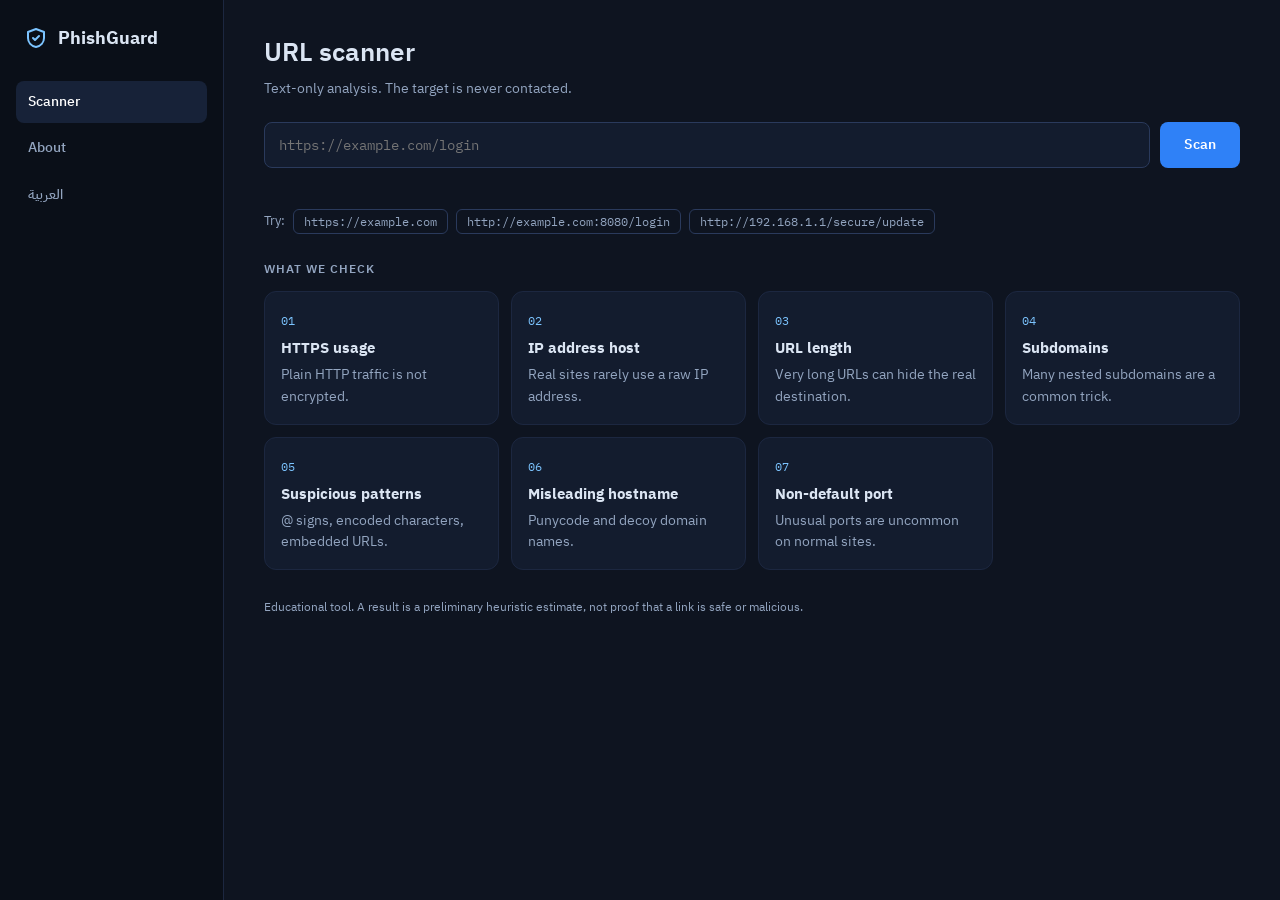
<file: frontend/index.html>
<!doctype html>
<html lang="en"><head>
<meta charset="utf-8"><meta name="viewport" content="width=device-width,initial-scale=1">
<link rel="preconnect" href="https://fonts.googleapis.com"><link rel="preconnect" href="https://fonts.gstatic.com" crossorigin>
<link href="https://fonts.googleapis.com/css2?family=IBM+Plex+Mono:wght@400;500&family=IBM+Plex+Sans+Arabic:wght@400;500;600;700&display=swap" rel="stylesheet">
<link rel="stylesheet" href="css/style.css">
<title>PhishGuard – URL Scanner</title>
<meta name="description" content="Check a URL for basic phishing risk indicators.">
</head>
<body data-page="home">
<div class="shell">
  <aside class="sidebar" id="sidebar"></aside>
  <main class="content">
    <h1 data-i18n="page_title"></h1>
    <p class="sub" data-i18n="page_sub"></p>
    <form class="scan-form" id="scanForm" novalidate>
        <label for="urlInput" class="sr-only" data-i18n="input_label"></label>
        <input id="urlInput" type="text" inputmode="url" autocomplete="off" spellcheck="false" maxlength="2048" placeholder="https://example.com/login">
        <button class="btn" type="submit" data-i18n="scan_short"></button>
      </form>
      <p class="field-error" id="fieldError" role="alert"></p>
    <div class="chips"><span data-i18n="try_examples"></span>
      <button type="button" class="chip" data-url="https://example.com">https://example.com</button>
      <button type="button" class="chip" data-url="http://example.com:8080/login">http://example.com:8080/login</button>
      <button type="button" class="chip" data-url="http://192.168.1.1/secure/update">http://192.168.1.1/secure/update</button>
    </div>

    <section id="recentBox" hidden>
      <div class="section-head"><h2 data-i18n="recent_title"></h2><button class="link-btn" id="clearHistory" type="button" data-i18n="clear"></button></div>
      <div class="table" style="margin-bottom:26px"><ul class="recent" id="recentList"></ul></div>
    </section>

    <section>
      <h2 data-i18n="what_title"></h2>
      <div class="checks-grid">
        <div class="check-card"><span class="num">01</span><h3 data-i18n="c1_t"></h3><p data-i18n="c1_d"></p></div>
        <div class="check-card"><span class="num">02</span><h3 data-i18n="c2_t"></h3><p data-i18n="c2_d"></p></div>
        <div class="check-card"><span class="num">03</span><h3 data-i18n="c3_t"></h3><p data-i18n="c3_d"></p></div>
        <div class="check-card"><span class="num">04</span><h3 data-i18n="c4_t"></h3><p data-i18n="c4_d"></p></div>
        <div class="check-card"><span class="num">05</span><h3 data-i18n="c5_t"></h3><p data-i18n="c5_d"></p></div>
        <div class="check-card"><span class="num">06</span><h3 data-i18n="c6_t"></h3><p data-i18n="c6_d"></p></div>
        <div class="check-card"><span class="num">07</span><h3 data-i18n="c7_t"></h3><p data-i18n="c7_d"></p></div>
      </div>
    </section>
    <p class="disclaimer" data-i18n="disclaimer"></p>
  </main>
</div>
<script src="js/config.js"></script><script src="js/i18n.js"></script><script src="js/app.js"></script>
</body></html>
</file>
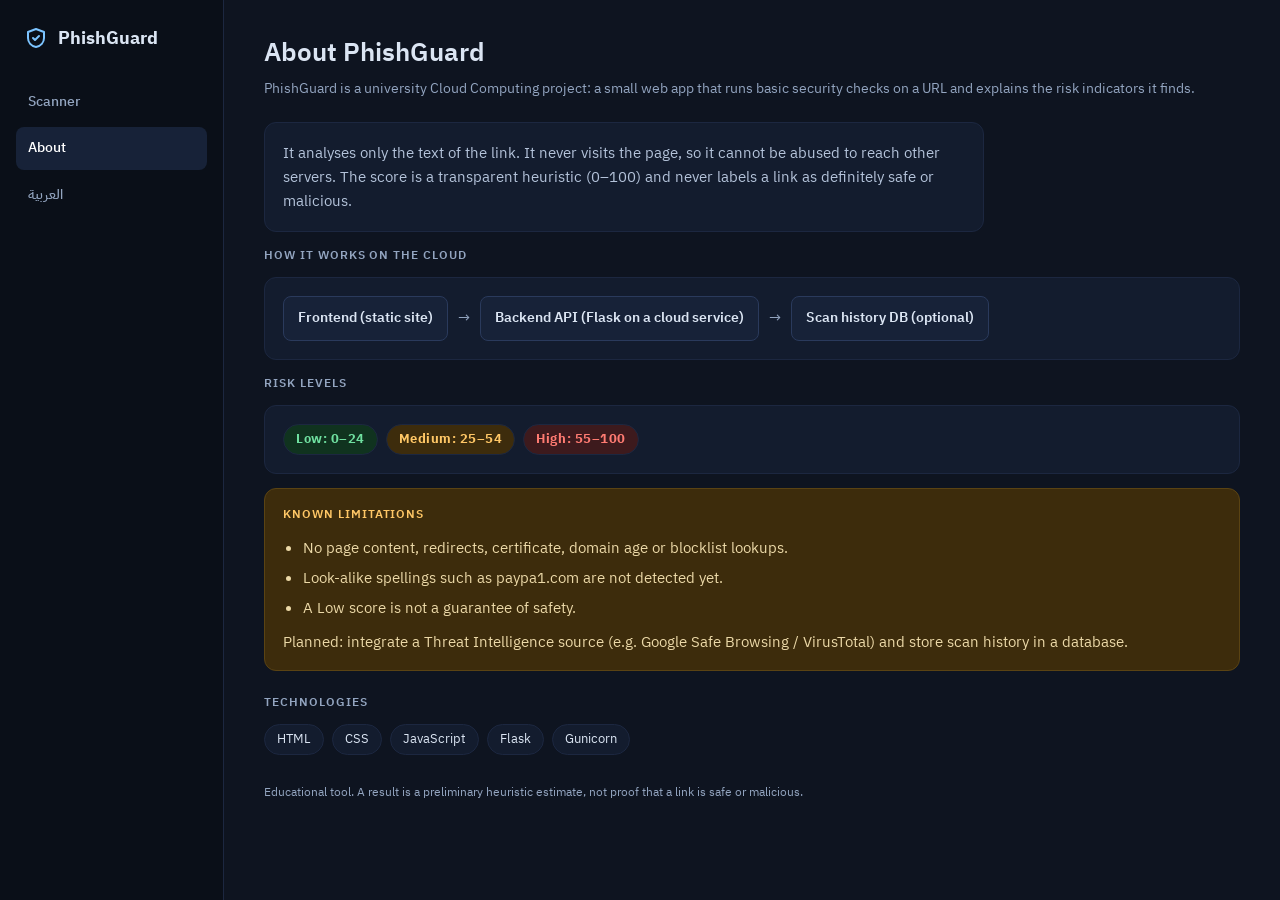
<file: frontend/about.html>
<!doctype html>
<html lang="en"><head>
<meta charset="utf-8"><meta name="viewport" content="width=device-width,initial-scale=1">
<link rel="preconnect" href="https://fonts.googleapis.com"><link rel="preconnect" href="https://fonts.gstatic.com" crossorigin>
<link href="https://fonts.googleapis.com/css2?family=IBM+Plex+Mono:wght@400;500&family=IBM+Plex+Sans+Arabic:wght@400;500;600;700&display=swap" rel="stylesheet">
<link rel="stylesheet" href="css/style.css">
<title>About – PhishGuard</title>
</head>
<body data-page="about">
<div class="shell">
  <aside class="sidebar" id="sidebar"></aside>
  <main class="content">
    <h1 data-i18n="about_title"></h1>
    <p class="sub" data-i18n="about_p1"></p>
    <div class="panel prose"><p data-i18n="about_p2"></p></div>
    <h2 data-i18n="about_arch"></h2>
    <div class="panel"><div class="arch"><span class="node" data-i18n="n_front"></span><span class="arrow">→</span><span class="node" data-i18n="n_api"></span><span class="arrow">→</span><span class="node" data-i18n="n_db"></span></div></div>
    <h2 data-i18n="about_levels"></h2>
    <div class="panel"><div class="tags"><span class="pill none" data-i18n="lv_low"></span><span class="pill medium" data-i18n="lv_med"></span><span class="pill high" data-i18n="lv_high"></span></div></div>
    <div class="notice"><h2 data-i18n="about_limits"></h2>
      <ul class="bullets"><li data-i18n="lim1"></li><li data-i18n="lim2"></li><li data-i18n="lim3"></li></ul>
      <p style="margin:10px 0 0;color:#ecd9a8" data-i18n="about_future"></p></div>
    <h2 style="margin-top:22px" data-i18n="about_tech"></h2>
    <div class="tags"><span>HTML</span><span>CSS</span><span>JavaScript</span><span>Flask</span><span>Gunicorn</span></div>
    <p class="disclaimer" data-i18n="disclaimer"></p>
  </main>
</div>
<script src="js/config.js"></script><script src="js/i18n.js"></script><script src="js/app.js"></script>
</body></html>
</file>
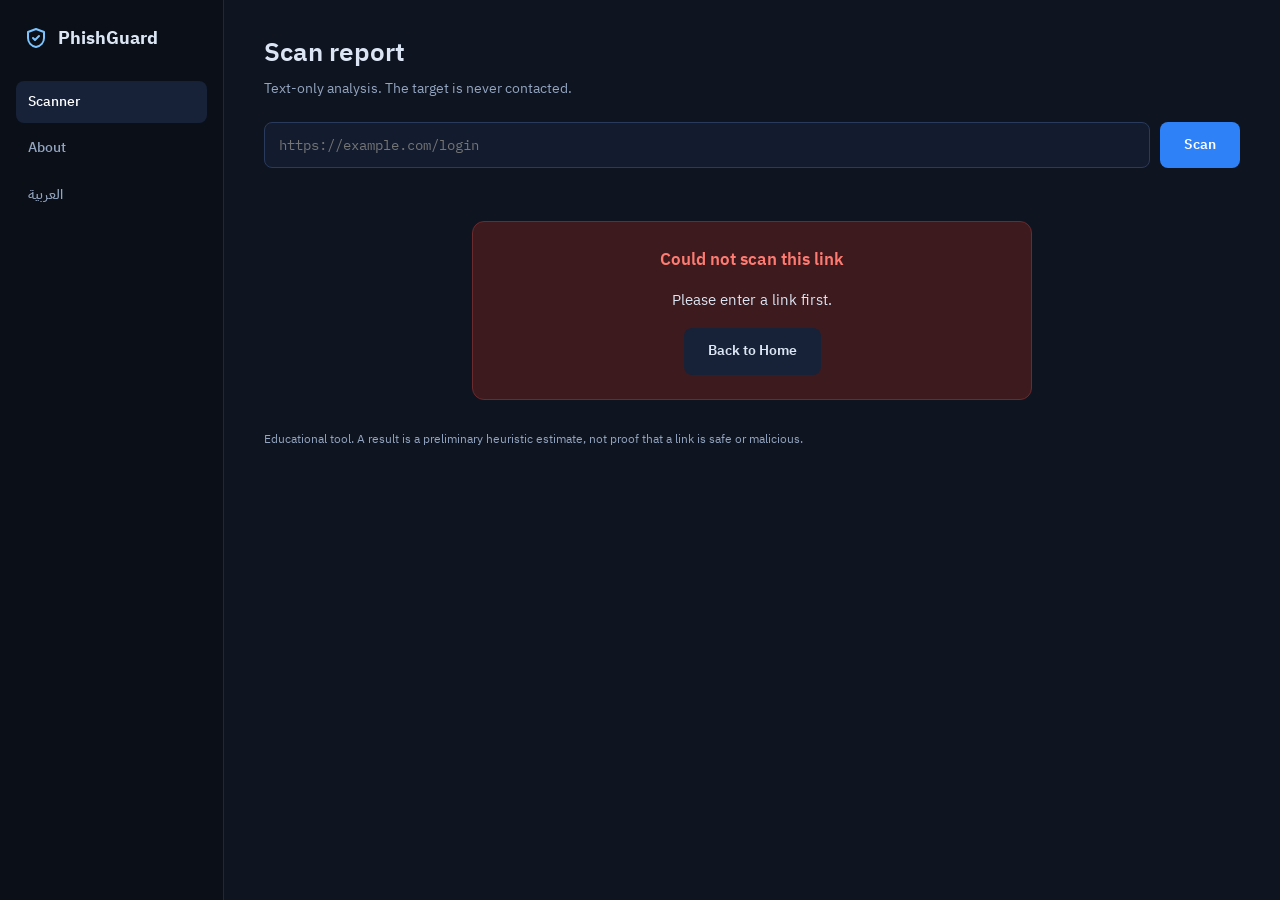
<file: frontend/results.html>
<!doctype html>
<html lang="en"><head>
<meta charset="utf-8"><meta name="viewport" content="width=device-width,initial-scale=1">
<link rel="preconnect" href="https://fonts.googleapis.com"><link rel="preconnect" href="https://fonts.gstatic.com" crossorigin>
<link href="https://fonts.googleapis.com/css2?family=IBM+Plex+Mono:wght@400;500&family=IBM+Plex+Sans+Arabic:wght@400;500;600;700&display=swap" rel="stylesheet">
<link rel="stylesheet" href="css/style.css">
<title>Scan Results – PhishGuard</title>
<meta name="robots" content="noindex">
</head>
<body data-page="results">
<div class="shell">
  <aside class="sidebar" id="sidebar"></aside>
  <main class="content">
    <h1 data-i18n="res_title"></h1>
    <p class="sub" data-i18n="page_sub"></p>
    <form class="scan-form" id="scanForm" novalidate>
        <label for="urlInput" class="sr-only" data-i18n="input_label"></label>
        <input id="urlInput" type="text" inputmode="url" autocomplete="off" spellcheck="false" maxlength="2048" placeholder="https://example.com/login">
        <button class="btn" type="submit" data-i18n="scan_short"></button>
      </form>
      <p class="field-error" id="fieldError" role="alert"></p>
    <div id="resultRoot" aria-live="polite"></div>
    <p class="disclaimer" data-i18n="disclaimer"></p>
  </main>
</div>
<script src="js/config.js"></script><script src="js/i18n.js"></script><script src="js/app.js"></script>
</body></html>
</file>
<file: frontend/css/style.css>
:root{
  color-scheme:dark;
  --bg:#0e1420; --side:#0a0f18; --panel:#131c2e; --panel-2:#172238; --line:#1c2740; --line-2:#2a3a5c;
  --ink:#dbe5f3; --mute:#93a5c0; --soft:#b4c3da; --accent:#2f81f7; --accent-ink:#7cc4ff;
  --high:#ff7b72; --high-bg:#3d1a1d; --med:#ffc766; --med-bg:#3d2c0c; --low:#7cc4ff; --low-bg:#13304d; --ok:#6fe0a0; --ok-bg:#10331f;
  --font:"IBM Plex Sans Arabic","IBM Plex Sans",system-ui,-apple-system,"Segoe UI",Tahoma,sans-serif;
  --mono:"IBM Plex Mono",ui-monospace,Consolas,monospace;
}
*{box-sizing:border-box}
html{scroll-behavior:smooth}
body{margin:0;background:var(--bg);color:var(--ink);font-family:var(--font);line-height:1.6;font-size:15px}
a{color:var(--accent-ink)} a:hover{color:#fff}
.shell{display:flex;min-height:100vh}

/* sidebar */
.sidebar{flex:0 0 224px;background:var(--side);border-inline-end:1px solid var(--line);padding:24px 16px;position:sticky;top:0;height:100vh;align-self:flex-start}
.brand{display:flex;align-items:center;gap:10px;font-weight:700;font-size:18px;color:var(--ink);text-decoration:none;padding:0 8px;margin-bottom:28px}
.brand svg{width:24px;height:24px;color:var(--accent-ink)}
.side-nav{display:flex;flex-direction:column;gap:4px;font-size:14px;font-weight:500}
.side-nav a,.lang-btn{display:block;text-decoration:none;color:var(--mute);padding:10px 12px;border-radius:8px;text-align:start}
.side-nav a:hover,.lang-btn:hover{background:var(--panel);color:#fff}
.side-nav a[aria-current="page"]{background:var(--panel-2);color:#fff}
.lang-btn{font:inherit;font-weight:500;background:none;border:0;cursor:pointer;width:100%}

/* content */
.content{flex:1 1 0;min-width:0;padding:32px 40px 48px;max-width:1100px}
h1{margin:0 0 4px;font-size:26px;font-weight:600}
h2{margin:0 0 12px;font-size:12px;font-weight:600;color:var(--mute);text-transform:uppercase;letter-spacing:.08em}
.sub{margin:0 0 22px;color:var(--mute);font-size:14px}
.panel{background:var(--panel);border:1px solid var(--line);border-radius:12px;padding:18px;margin-bottom:14px}

/* scan form */
.scan-form{display:flex;flex-wrap:wrap;gap:10px;margin-bottom:6px}
.scan-form input{flex:1 1 320px;min-width:0;background:var(--panel);border:1px solid var(--line-2);border-radius:8px;color:var(--ink);font-family:var(--mono);font-size:14px;padding:12px 14px;direction:ltr;text-align:left}
.scan-form input:focus{outline:2px solid var(--accent);outline-offset:1px}
.btn{font:inherit;font-weight:600;font-size:14px;border:0;border-radius:8px;padding:12px 24px;background:var(--accent);color:#fff;cursor:pointer;min-height:44px;text-decoration:none;display:inline-block;text-align:center}
.btn:hover{filter:brightness(1.12)} .btn.ghost{background:var(--panel-2);color:var(--ink)}
.field-error{color:var(--high);font-size:13px;min-height:1.3em;margin:0 0 18px}
.chips{display:flex;flex-wrap:wrap;gap:8px;align-items:center;margin:0 0 26px;font-size:13px;color:var(--mute)}
.chip{font-family:var(--mono);font-size:12px;border:1px solid var(--line-2);background:transparent;color:var(--mute);border-radius:6px;padding:4px 10px;cursor:pointer;direction:ltr}
.chip:hover{border-color:var(--accent);color:#fff}

/* kpis */
.kpis{display:grid;grid-template-columns:repeat(4,minmax(0,1fr));gap:14px;margin-bottom:14px}
.kpi{background:var(--panel);border:1px solid var(--line);border-radius:12px;padding:18px}
.kpi .l{font-size:12px;color:var(--mute);text-transform:uppercase;letter-spacing:.08em;margin-bottom:6px}
.kpi .v{font-size:34px;font-weight:700;line-height:1.1}
.kpi .v small{font-size:15px;color:var(--mute);font-weight:500}
.kpi .v.mono{font-family:var(--mono);font-size:28px}
.c-high{color:var(--high)} .c-medium{color:var(--med)} .c-low{color:var(--ok)}
.target{font-family:var(--mono);font-size:13px;background:var(--bg);border:1px solid var(--line);border-radius:8px;padding:10px 12px;overflow-wrap:anywhere;direction:ltr;text-align:left;margin:0 0 12px}
.panel p{margin:0 0 8px;color:var(--soft)} .panel p:last-child{margin-bottom:0}

/* breakdown bar */
.bar{display:flex;height:20px;border-radius:6px;overflow:hidden;gap:2px;direction:ltr}
.bar i{display:block;min-width:2px}
.bar .rest{background:var(--line)}
.legend{margin:10px 0 0;font-size:13px;color:var(--mute)}

/* table */
.table{background:var(--panel);border:1px solid var(--line);border-radius:12px;overflow:hidden;margin-bottom:14px}
.tr{display:grid;grid-template-columns:104px minmax(0,2fr) minmax(0,4.5fr) 56px;gap:16px;padding:14px 18px;border-bottom:1px solid var(--line);align-items:start;font-size:14px}
.tr:last-child{border-bottom:0}
.tr.th{font-size:12px;color:var(--mute);text-transform:uppercase;letter-spacing:.08em;align-items:center;padding-block:12px}
.tr .t{font-weight:600}
.tr .f{color:var(--soft);line-height:1.55}
.tr .f .rec{display:block;margin-top:6px;color:var(--ink);background:var(--panel-2);border-radius:6px;padding:6px 10px;font-size:13px}
.tr .f .lim{display:block;margin-top:6px;color:var(--mute);font-size:12.5px;font-style:italic}
.tr .p{text-align:end;font-family:var(--mono)}
.pill{display:inline-block;font-size:11.5px;font-weight:700;letter-spacing:.04em;padding:3px 10px;border-radius:999px;text-align:center}
.pill.high{background:var(--high-bg);color:var(--high)} .pill.medium{background:var(--med-bg);color:var(--med)} .pill.low{background:var(--low-bg);color:var(--low)} .pill.none{background:var(--ok-bg);color:var(--ok)}

.cols{display:grid;grid-template-columns:1fr 1fr;gap:14px}
.bullets{margin:0;padding-inline-start:20px;color:var(--soft)} .bullets li{margin:6px 0}
table.kv{width:100%;border-collapse:collapse;font-size:13.5px}
table.kv td{padding:7px 0;border-bottom:1px solid var(--line)} table.kv tr:last-child td{border-bottom:0}
table.kv td:first-child{color:var(--mute);width:38%}
table.kv td:last-child{font-family:var(--mono);direction:ltr;text-align:start;overflow-wrap:anywhere}
.notice{background:var(--med-bg);border:1px solid #5a4313;border-radius:12px;padding:16px 18px;margin-top:14px}
.notice h2{color:var(--med)} .notice .bullets{color:#ecd9a8}

/* home lists */
.checks-grid{display:grid;grid-template-columns:repeat(auto-fill,minmax(230px,1fr));gap:12px;margin-bottom:26px}
.check-card{background:var(--panel);border:1px solid var(--line);border-radius:12px;padding:16px}
.check-card .num{font-family:var(--mono);color:var(--accent-ink);font-size:12px}
.check-card h3{margin:4px 0;font-size:15px} .check-card p{margin:0;color:var(--mute);font-size:13.5px}
.recent{list-style:none;margin:0;padding:0}
.recent li a{display:grid;grid-template-columns:minmax(0,1fr) auto;gap:12px;align-items:center;text-decoration:none;color:var(--ink);padding:12px 18px;border-bottom:1px solid var(--line)}
.recent li:last-child a{border-bottom:0} .recent li a:hover{background:var(--panel-2)}
.recent .u{font-family:var(--mono);font-size:13px;overflow:hidden;text-overflow:ellipsis;white-space:nowrap;direction:ltr;text-align:left}
.section-head{display:flex;justify-content:space-between;align-items:baseline}
.link-btn{background:none;border:0;color:var(--mute);font:inherit;font-size:13px;cursor:pointer;text-decoration:underline}

/* states */
.state{text-align:center;padding:70px 16px}
.spinner{width:40px;height:40px;border-radius:50%;border:4px solid var(--line);border-top-color:var(--accent);animation:spin .8s linear infinite;margin:0 auto 16px}
@keyframes spin{to{transform:rotate(360deg)}}
.state h2{font-size:16px;text-transform:none;letter-spacing:0;color:var(--ink)}
.err-box{background:var(--high-bg);border:1px solid #6a2a2e;border-radius:12px;padding:24px;max-width:560px;margin:30px auto;text-align:center}
.err-box h2{color:var(--high);font-size:17px;text-transform:none;letter-spacing:0}
.err-box .actions{display:flex;gap:10px;justify-content:center;margin-top:16px;flex-wrap:wrap}

/* about */
.prose{max-width:720px} .prose p{color:var(--soft)}
.arch{display:flex;flex-wrap:wrap;align-items:center;gap:10px}
.node{background:var(--panel-2);border:1px solid var(--line-2);border-radius:8px;padding:10px 14px;font-weight:600;font-size:14px}
.arrow{color:var(--mute)} [dir="rtl"] .arrow{display:inline-block;transform:scaleX(-1)}
.tags{display:flex;flex-wrap:wrap;gap:8px}
.tags span{background:var(--panel);border:1px solid var(--line);border-radius:999px;padding:4px 12px;font-size:13px}
.disclaimer{margin:28px 0 0;font-size:12px;color:var(--mute)}

@media (max-width:860px){
  .shell{flex-direction:column}
  .sidebar{position:static;height:auto;flex:none;width:100%;display:flex;flex-wrap:wrap;align-items:center;justify-content:space-between;padding:10px 14px;border-inline-end:0;border-bottom:1px solid var(--line)}
  .brand{margin:0;font-size:16px}
  .side-nav{flex-direction:row;gap:2px}
  .side-nav a,.lang-btn{padding:7px 10px;font-size:13px;width:auto}
  .content{padding:22px 16px 40px}
  .kpis{grid-template-columns:repeat(2,minmax(0,1fr))}
  .cols{grid-template-columns:1fr}
  .tr.th{display:none}
  .tr{grid-template-columns:minmax(0,1fr) auto;gap:6px 12px}
  .tr .pill{grid-column:1;justify-self:start} .tr .p{grid-column:2;grid-row:1}
  .tr .t,.tr .f{grid-column:1 / -1}
}
@media (prefers-reduced-motion:reduce){*{animation:none!important;transition:none!important}}

.sr-only{position:absolute;width:1px;height:1px;margin:-1px;padding:0;overflow:hidden;clip:rect(0 0 0 0);white-space:nowrap;border:0}
html,body{overflow-x:hidden}
</file>
